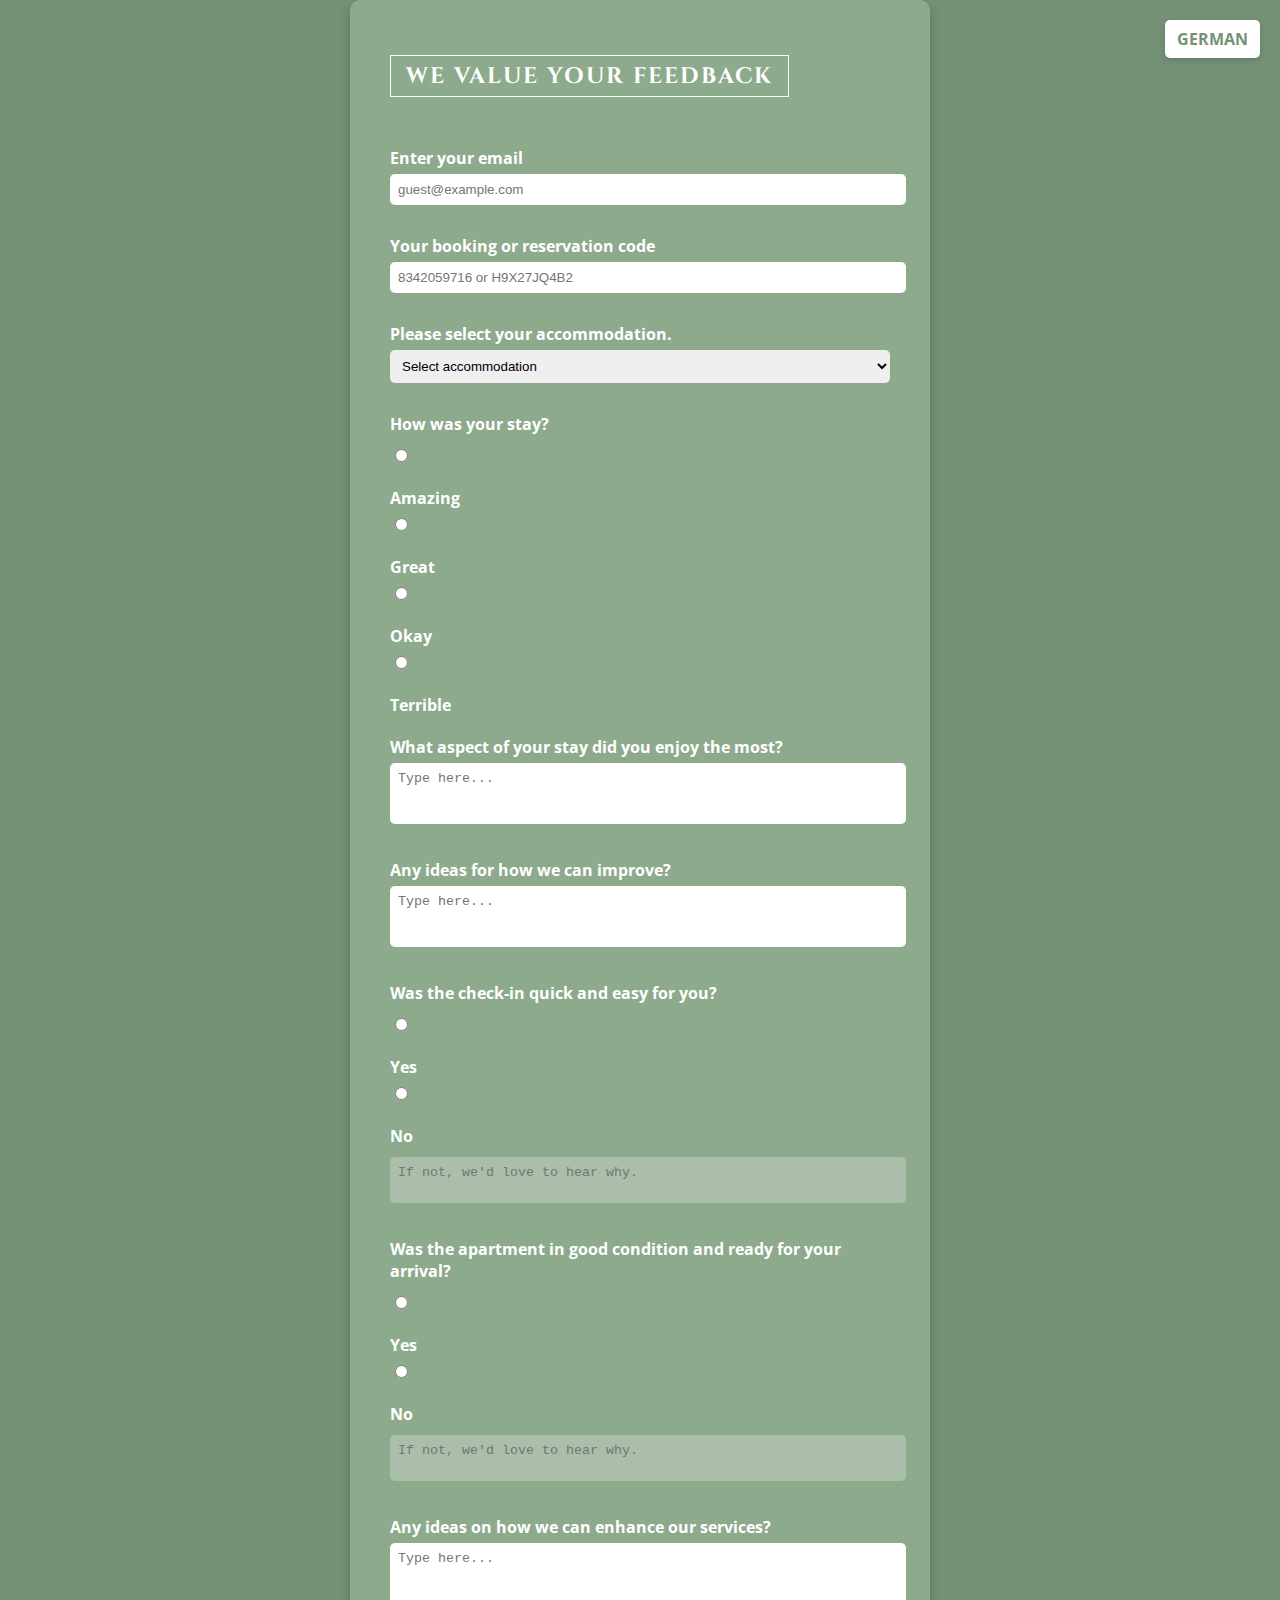
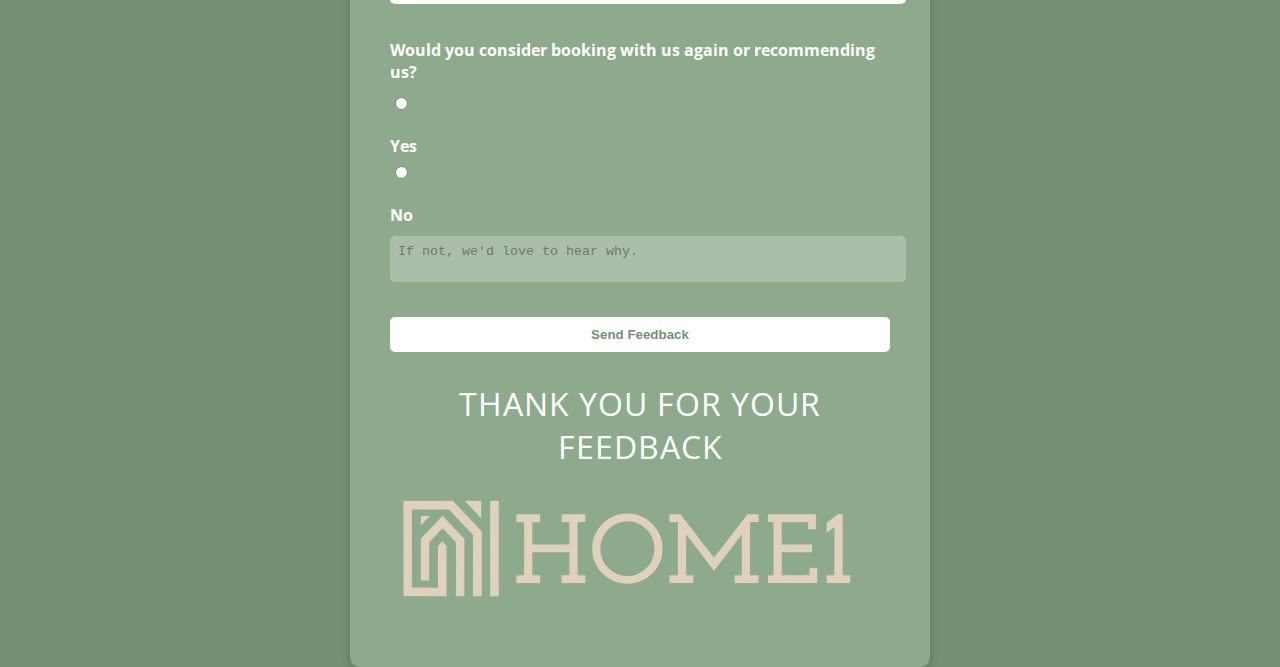
<file: index.html>
<!DOCTYPE html>
<html lang="en">

  <head>
    <meta charset="UTF-8" />
    <meta name="viewport" content="width=device-width, initial-scale=1.0" />
    <meta name="color-scheme" content="only light">

    <title>We Value Your Feedback</title>

    <!-- Fonts und CSS -->
    <link rel="icon" type="image/png" href="Home1_icon.png">
    <link href="https://fonts.googleapis.com/css2?family=Cinzel&family=Open+Sans&display=swap" rel="stylesheet">
    <link rel="stylesheet" href="style.css">

    <!-- JavaScript wird nach dem Laden ausgeführt -->
    <script src="script.js" defer></script>
  </head>

  <body>
    <!-- Sprache wechseln -->
    <a href="index2.html" class="lang-switch">GERMAN</a>
  
    <div class="form-container">
      <h1>WE VALUE YOUR FEEDBACK</h1>
  
      <form id="feedback-form" action="https://api.web3forms.com/submit" method="POST">
        <input type="hidden" name="access_key" value="2e97094c-9381-4c67-94c9-88ff2e60111b" />
  
        <!-- Email -->
        <label for="email">Enter your email</label>
        <input type="email" id="email" name="email" required placeholder="guest@example.com">
  
        <!-- Booking Number -->
        <label for="booking_number">Your booking or reservation code</label>
        <input type="text" id="booking_number" name="booking_number" required placeholder="8342059716 or H9X27JQ4B2">
  
        <!-- Property -->
        <label for="property">Please select your accommodation.</label>
        <select name="property" id="property" required>
          <option value="" disabled selected>Select accommodation</option>
          <!-- (Alle deine Optionen bleiben unverändert) -->
          <option value="Bloom by Home1">Bloom by Home1</option>
          <option value="Green Apartments">Green Apartments</option>
          <option value="Central City Style Room by Home2">Central City Style Room by Home2</option>
          <option value="Chic Central City Room by Home2">Chic Central City Room by Home2</option>
          <option value="Vienna City Business Rooms">Vienna City Business Rooms</option>
          <option value="Rive by Home1">Rive by Home1</option>
          <option value="Central Apartment Lofts">Central Apartment Lofts</option>
          <option value="Central City Rooms by Home2">Central City Rooms by Home2</option>
          <option value="Central City Lofts">Central City Lofts</option>
          <option value="Seven Room Vienna">Seven Room Vienna</option>
          <option value="Wiener Wohlfühlstudio">Wiener Wohlfühlstudio</option>
          <option value="Vienna West Rooms">Vienna West Rooms</option>
          <option value="Modern Central Rooms">Modern Central Rooms</option>
          <option value="Cubes by Tegetthof">Cubes by Tegetthof</option>
          <option value="Modern City Apartments">Modern City Apartments</option>
          <option value="City Center Lofts">City Center Lofts</option>
          <option value="HOME1 Das Kopernikus">HOME1 Das Kopernikus</option>
        </select>
  
        <!-- Bewertung -->
        <label>How was your stay?</label>
        <div class="options rating">
          <input type="radio" id="rating-excellent" name="overall_rating" value="Amazing" required>
          <label for="rating-excellent">Amazing</label>

          <input type="radio" id="rating-good" name="overall_rating" value="Great">
          <label for="rating-good">Great</label>

          <input type="radio" id="rating-average" name="overall_rating" value="Okay">
          <label for="rating-average">Okay</label>

          <input type="radio" id="rating-poor" name="overall_rating" value="Terrible">
          <label for="rating-poor">Terrible</label>
      </div>

  
        <!-- Freitextfelder -->
        <label for="liked_most">What aspect of your stay did you enjoy the most?</label>
        <textarea name="liked_most" id="liked_most" rows="3" placeholder="Type here..." required></textarea>
  
        <label for="improvements">Any ideas for how we can improve?</label>
        <textarea name="improvements" id="improvements" rows="3" placeholder="Type here..." required></textarea>
  
        <!-- Check-in -->
        <label>Was the check-in quick and easy for you?</label>
        <div class="options">
          <input type="radio" id="checkin-yes" name="checkin" value="Yes" required>
          <label for="checkin-yes">Yes</label>

          <input type="radio" id="checkin-no" name="checkin" value="No">
          <label for="checkin-no">No</label>
        </div>
        <textarea name="checkin_explain" id="checkin_explain" placeholder="If not, we'd love to hear why." rows="2" disabled></textarea>
  
        <!-- Sauberkeit -->
        <label>Was the apartment in good condition and ready for your arrival?</label>
        <div class="options">
          <input type="radio" id="clean-yes" name="clean" value="Yes" required>
          <label for="clean-yes">Yes</label>

          <input type="radio" id="clean-no" name="clean" value="No">
          <label for="clean-no">No</label>
        </div>
        <textarea name="clean_explain" id="clean_explain" placeholder="If not, we'd love to hear why." rows="2"></textarea>
  
        <!-- Vorschläge -->
        <label for="suggestions">Any ideas on how we can enhance our services?</label>
        <textarea name="suggestions" id="suggestions" rows="3" placeholder="Type here..." required></textarea>
  
        <!-- Weiterempfehlung -->
        <label>Would you consider booking with us again or recommending us?</label>
        <div class="options">
          <input type="radio" id="recommend-yes" name="recommend" value="Yes" required>
          <label for="recommend-yes">Yes</label>

          <input type="radio" id="recommend-no" name="recommend" value="No">
          <label for="recommend-no">No</label>
        </div>
        <textarea name="recommend_explain" id="recommend_explain" placeholder="If not, we'd love to hear why." rows="2"></textarea>
  
        <!-- Abschicken -->
        <button type="submit">Send Feedback</button>
      </form>
  
      <div class="footer">THANK YOU FOR YOUR FEEDBACK</div>
      <img src="Home1.png" alt="Home1 Logo" class="logo">
    </div>
  </body>

</html>
</file>
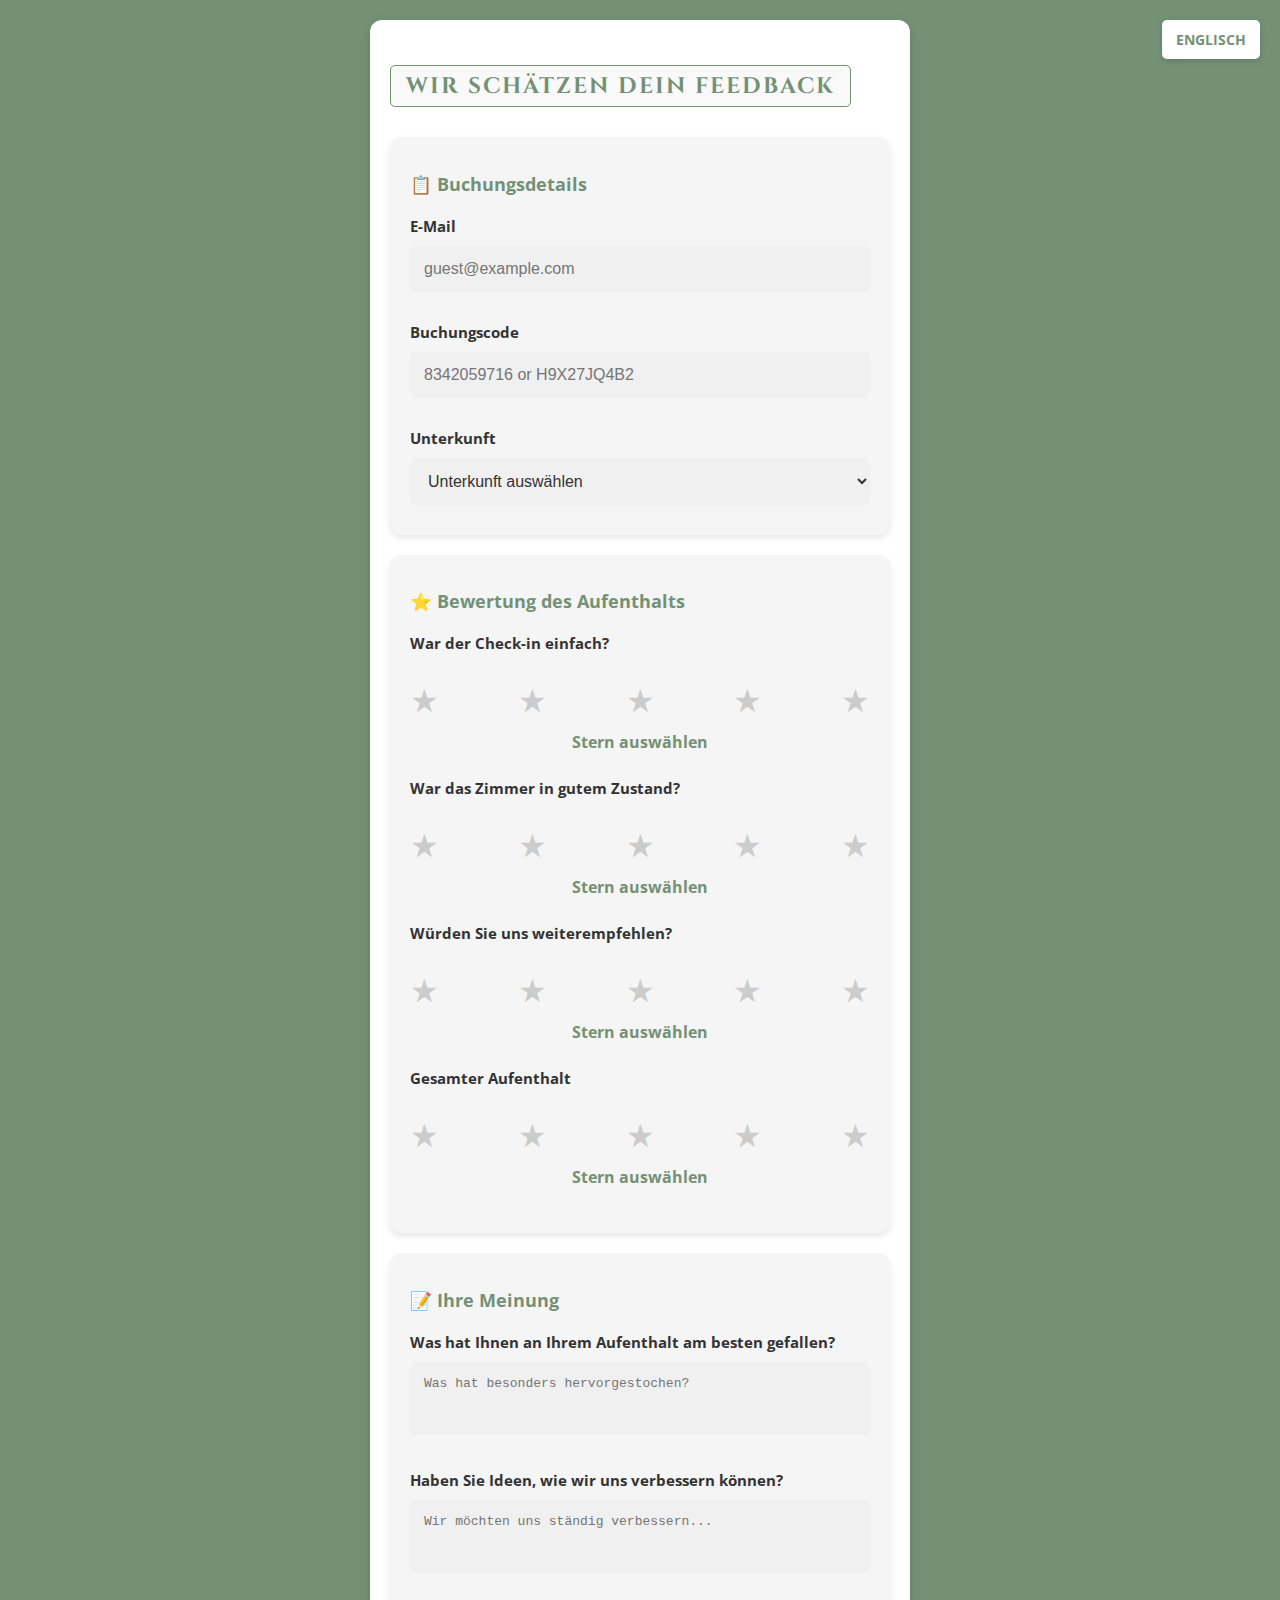
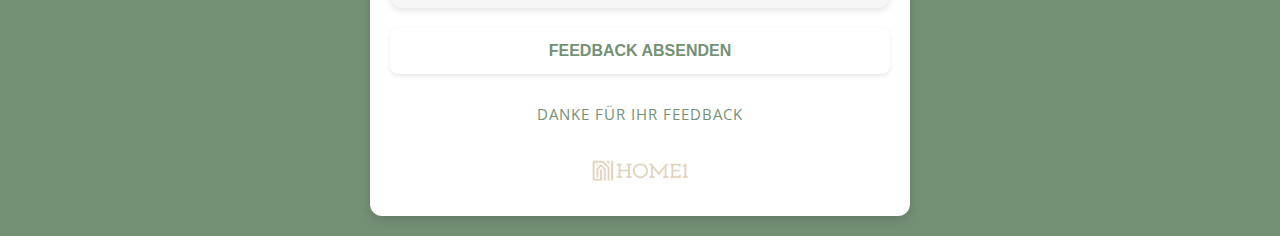
<file: feedback_de.html>
<!DOCTYPE html>
<html lang="en">
<head>
  <meta charset="UTF-8" />
  <meta name="viewport" content="width=device-width, initial-scale=1.0" />
  <meta name="color-scheme" content="only light" />
  <title>Wir schätzen dein Feedback</title>

  <!-- Fonts & Styles -->
  <link rel="icon" type="image/png" href="Home1_icon.ico" />
  <link href="https://fonts.googleapis.com/css2?family=Cinzel&family=Open+Sans&display=swap" rel="stylesheet" />
  <link rel="stylesheet" href="feedback_de_style.css" />

  <!-- JS -->
  <script src="feedback_de_script.js" defer></script>
</head>
<body>
  <!-- Language Switch -->
  <a href="feedback_en.html" class="lang-switch">ENGLISCH</a>

  <div class="form-container">
    <h1>WIR SCHÄTZEN DEIN FEEDBACK</h1>

    <form id="feedback-form" action="https://api.web3forms.com/submit" method="POST">
      <input type="hidden" name="access_key" value="2e97094c-9381-4c67-94c9-88ff2e60111b" />

      <!-- 📋 Buchungsdetails -->
      <div class="form-card">
        <h2>📋 Buchungsdetails</h2>

        <label for="email">E-Mail</label>
        <input type="email" id="email" name="email" required placeholder="guest@example.com" />

        <label for="booking_number">Buchungscode</label>
        <input type="text" id="booking_number" name="booking_number" required placeholder="8342059716 or H9X27JQ4B2" />

        <label for="property">Unterkunft</label>
        <select name="property" id="property" required>
          <option value="" disabled selected>Unterkunft auswählen</option>
          <option value="Bloom by Home1">Bloom by Home1</option>
          <option value="Green Apartments">Green Apartments</option>
          <option value="Central City Style Room by Home2">Central City Style Room by Home2</option>
          <option value="Chic Central City Room by Home2">Chic Central City Room by Home2</option>
          <option value="Vienna City Business Rooms">Vienna City Business Rooms</option>
          <option value="Rive by Home1">Rive by Home1</option>
          <option value="Central Apartment Lofts">Central Apartment Lofts</option>
          <option value="Central City Rooms by Home2">Central City Rooms by Home2</option>
          <option value="Central City Lofts">Central City Lofts</option>
          <option value="Seven Room Vienna">Seven Room Vienna</option>
          <option value="Wiener Wohlfühlstudio">Wiener Wohlfühlstudio</option>
          <option value="Vienna West Rooms">Vienna West Rooms</option>
          <option value="Modern Central Rooms">Modern Central Rooms</option>
          <option value="Cubes by Tegetthof">Cubes by Tegetthof</option>
          <option value="Modern City Apartments">Modern City Apartments</option>
          <option value="City Center Lofts">City Center Lofts</option>
          <option value="HOME1 Das Kopernikus">HOME1 Das Kopernikus</option>
        </select>
      </div>

      <!-- ⭐ Bewertung des Aufenthalts -->
      <div class="form-card">
        <h2>⭐ Bewertung des Aufenthalts</h2>

        <label>War der Check-in einfach?</label>
        <div class="star-rating" data-group="checkin">
          <span data-value="1">★</span>
          <span data-value="2">★</span>
          <span data-value="3">★</span>
          <span data-value="4">★</span>
          <span data-value="5">★</span>
        </div>
        <div id="star-label-checkin" class="star-label">Stern auswählen</div>

        <textarea name="checkin_rating_explain" id="checkin_rating_explain" placeholder="Wir würden gerne wissen warum." rows="2" style="display: none;"></textarea>

        <label>War das Zimmer in gutem Zustand?</label>
        <div class="star-rating" data-group="room">
          <span data-value="1">★</span>
          <span data-value="2">★</span>
          <span data-value="3">★</span>
          <span data-value="4">★</span>
          <span data-value="5">★</span>
        </div>
        <div id="star-label-room" class="star-label">Stern auswählen</div>

        <textarea name="room_rating_explain" id="room_rating_explain" placeholder="Wir würden gerne wissen warum." rows="2" style="display: none;"></textarea>

        <label>Würden Sie uns weiterempfehlen?</label>
        <div class="star-rating" data-group="recommend">
          <span data-value="1">★</span>
          <span data-value="2">★</span>
          <span data-value="3">★</span>
          <span data-value="4">★</span>
          <span data-value="5">★</span>
        </div>

        <div id="star-label-recommend" class="star-label">Stern auswählen</div>

        <textarea name="recommend_rating_explain" id="recommend_rating_explain" placeholder="Wir würden gerne wissen warum." rows="2" style="display: none;"></textarea>

        <label>Gesamter Aufenthalt</label>
        <div class="star-rating" data-group="overall">
          <span data-value="1">★</span>
          <span data-value="2">★</span>
          <span data-value="3">★</span>
          <span data-value="4">★</span>
          <span data-value="5">★</span>
        </div>
        <div id="star-label-overall" class="star-label">Stern auswählen</div>
      </div>

      <div class="form-card">
        <h2>📝 Ihre Meinung</h2>

        <label for="highlight">Was hat Ihnen an Ihrem Aufenthalt am besten gefallen?</label>
        <textarea name="highlight" id="highlight" rows="3" placeholder="Was hat besonders hervorgestochen?"></textarea>

        <label for="improvement">Haben Sie Ideen, wie wir uns verbessern können?</label>
        <textarea name="improvement" id="improvement" rows="3" placeholder="Wir möchten uns ständig verbessern..."></textarea>
      </div>

      <button type="submit">FEEDBACK ABSENDEN</button>
    </form>

    <div class="footer">DANKE FÜR IHR FEEDBACK</div>
    <img src="Home1.png" alt="Home1 Logo" class="logo" />
  </div>
</body>
</html>
</file>
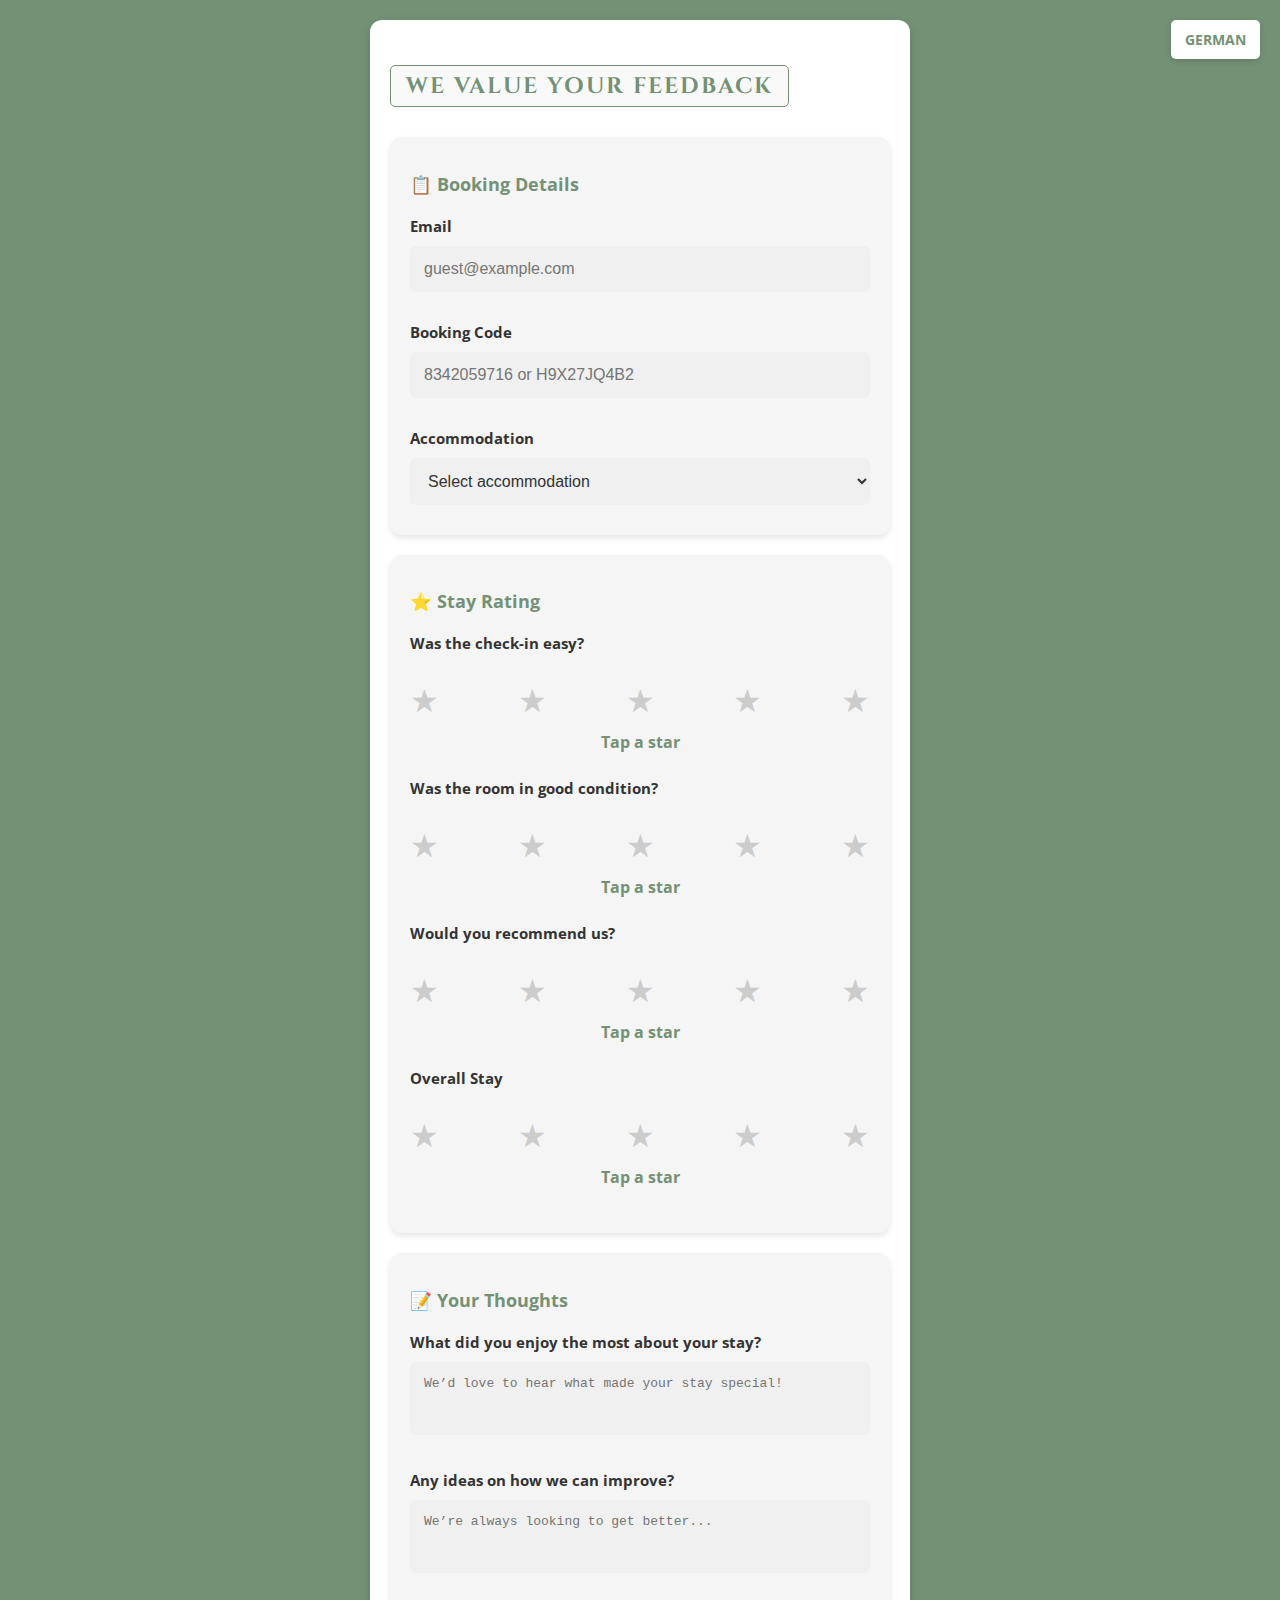
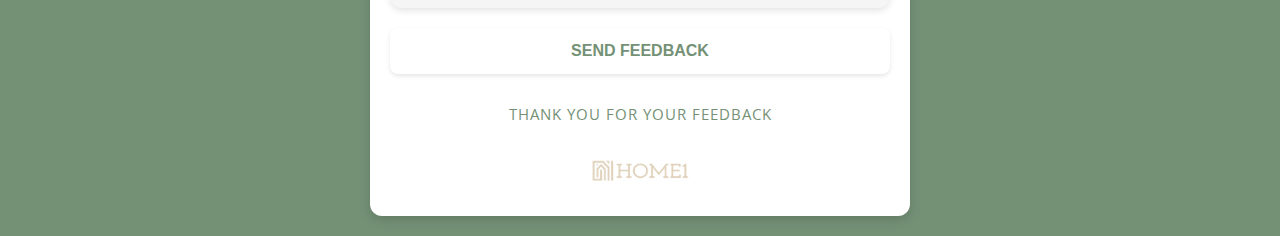
<file: feedback_en.html>
<!DOCTYPE html>
<html lang="en">
<head>
  <meta charset="UTF-8" />
  <meta name="viewport" content="width=device-width, initial-scale=1.0" />
  <meta name="color-scheme" content="only light" />
  <title>We Value Your Feedback</title>

  <!-- Fonts & Styles -->
  <link rel="icon" type="image/png" href="Home1_icon.ico" />
  <link href="https://fonts.googleapis.com/css2?family=Cinzel&family=Open+Sans&display=swap" rel="stylesheet" />
  <link rel="stylesheet" href="feedback_en_style.css" />

  <!-- JS -->
  <script src="feedback_en_script.js" defer></script>
</head>
<body>
  <!-- Language Switch -->
  <a href="feedback_de.html" class="lang-switch">GERMAN</a>

  <div class="form-container">
    <h1>WE VALUE YOUR FEEDBACK</h1>

    <form id="feedback-form" action="https://api.web3forms.com/submit" method="POST">
      <input type="hidden" name="access_key" value="2e97094c-9381-4c67-94c9-88ff2e60111b" />

      <!-- Booking Details -->
      <div class="form-card">
        <h2>📋 Booking Details</h2>

        <label for="email">Email</label>
        <input type="email" id="email" name="email" required placeholder="guest@example.com" />

        <label for="booking_number">Booking Code</label>
        <input type="text" id="booking_number" name="booking_number" required placeholder="8342059716 or H9X27JQ4B2" />

        <label for="property">Accommodation</label>
        <select name="property" id="property" required>
          <option value="" disabled selected>Select accommodation</option>
          <option value="Bloom by Home1">Bloom by Home1</option>
          <option value="Green Apartments">Green Apartments</option>
          <option value="Central City Style Room by Home2">Central City Style Room by Home2</option>
          <option value="Chic Central City Room by Home2">Chic Central City Room by Home2</option>
          <option value="Vienna City Business Rooms">Vienna City Business Rooms</option>
          <option value="Rive by Home1">Rive by Home1</option>
          <option value="Central Apartment Lofts">Central Apartment Lofts</option>
          <option value="Central City Rooms by Home2">Central City Rooms by Home2</option>
          <option value="Central City Lofts">Central City Lofts</option>
          <option value="Seven Room Vienna">Seven Room Vienna</option>
          <option value="Wiener Wohlfühlstudio">Wiener Wohlfühlstudio</option>
          <option value="Vienna West Rooms">Vienna West Rooms</option>
          <option value="Modern Central Rooms">Modern Central Rooms</option>
          <option value="Cubes by Tegetthof">Cubes by Tegetthof</option>
          <option value="Modern City Apartments">Modern City Apartments</option>
          <option value="City Center Lofts">City Center Lofts</option>
          <option value="HOME1 Das Kopernikus">HOME1 Das Kopernikus</option>
        </select>
      </div>

      <!-- Stay Rating -->
      <div class="form-card">
        <h2>⭐ Stay Rating</h2>

        <label>Was the check-in easy?</label>
        <div class="star-rating" data-group="checkin">
          <span data-value="1">★</span>
          <span data-value="2">★</span>
          <span data-value="3">★</span>
          <span data-value="4">★</span>
          <span data-value="5">★</span>
        </div>
        <div id="star-label-checkin" class="star-label">Tap a star</div>

        <textarea name="checkin_rating_explain" id="checkin_rating_explain" placeholder="We 'd love to know why?" rows="2" style="display: none;"></textarea>

        <label>Was the room in good condition?</label>
        <div class="star-rating" data-group="room">
          <span data-value="1">★</span>
          <span data-value="2">★</span>
          <span data-value="3">★</span>
          <span data-value="4">★</span>
          <span data-value="5">★</span>
        </div>
        <div id="star-label-room" class="star-label">Tap a star</div>

        <textarea name="room_rating_explain" id="room_rating_explain" placeholder="We 'd love to know why?" rows="2" style="display: none;"></textarea>

        <label>Would you recommend us?</label>
        <div class="star-rating" data-group="recommend">
          <span data-value="1">★</span>
          <span data-value="2">★</span>
          <span data-value="3">★</span>
          <span data-value="4">★</span>
          <span data-value="5">★</span>
        </div>

        <div id="star-label-recommend" class="star-label">Tap a star</div>

        <textarea name="recommend_rating_explain" id="recommend_rating_explain" placeholder="We 'd love to know why?" rows="2" style="display: none;"></textarea>

        <label>Overall Stay</label>
        <div class="star-rating" data-group="overall">
          <span data-value="1">★</span>
          <span data-value="2">★</span>
          <span data-value="3">★</span>
          <span data-value="4">★</span>
          <span data-value="5">★</span>
        </div>
        <div id="star-label-overall" class="star-label">Tap a star</div>
      </div>

      <div class="form-card">
        <h2>📝 Your Thoughts</h2>

        <label for="highlight">What did you enjoy the most about your stay?</label>
        <textarea name="highlight" id="highlight" rows="3" placeholder="We’d love to hear what made your stay special!"></textarea>

        <label for="improvement">Any ideas on how we can improve?</label>
        <textarea name="improvement" id="improvement" rows="3" placeholder="We’re always looking to get better..."></textarea>
      </div>

      <button type="submit">SEND FEEDBACK</button>
    </form>

    <div class="footer">THANK YOU FOR YOUR FEEDBACK</div>
    <img src="Home1.png" alt="Home1 Logo" class="logo" />
  </div>
</body>
</html>
</file>
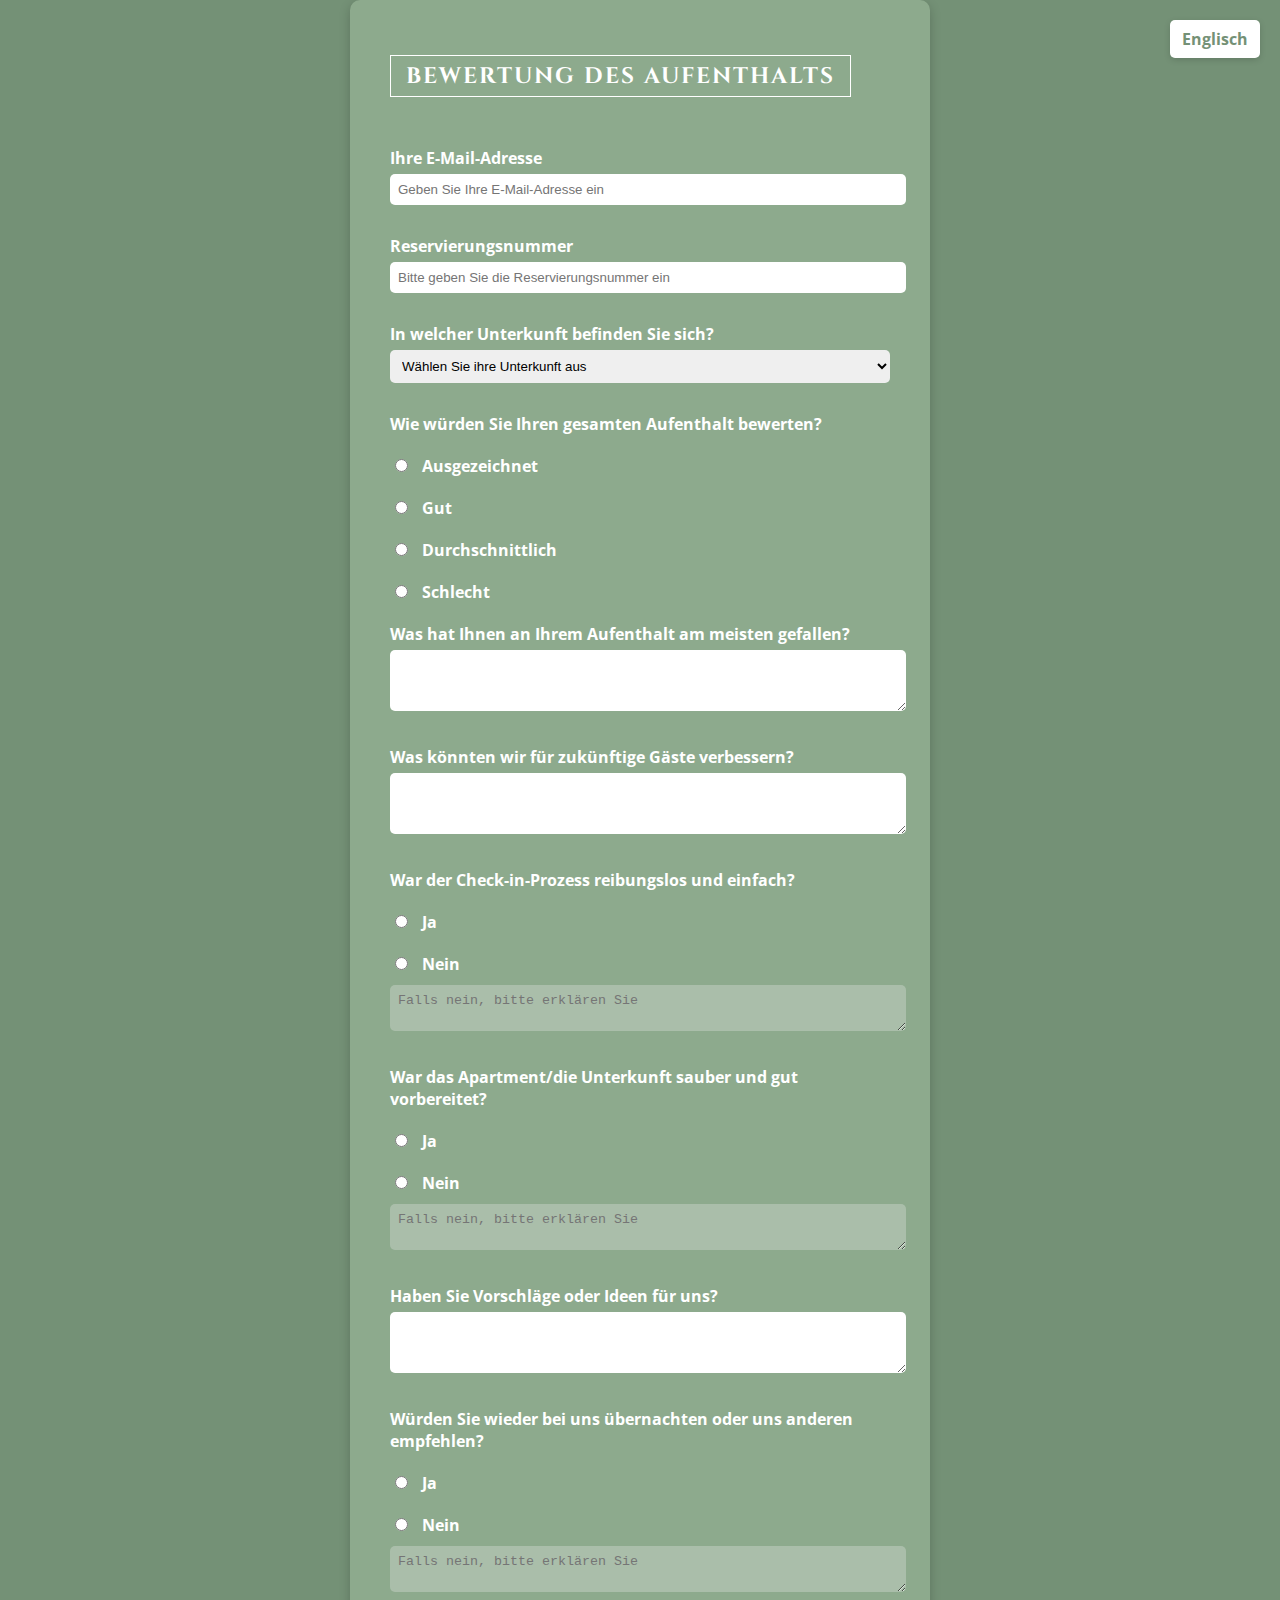
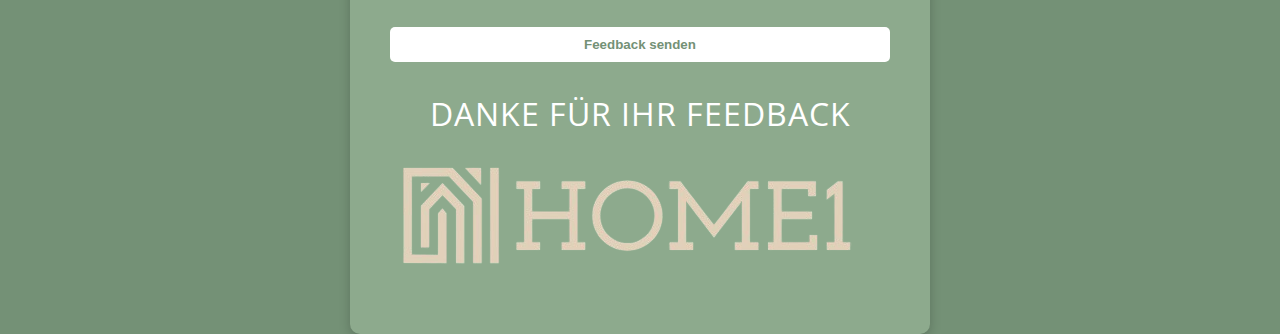
<file: index2.html>
<!DOCTYPE html>
<html lang="de">

  <head>
    <meta charset="UTF-8" />
    <meta name="viewport" content="width=device-width, initial-scale=1.0" />
    <title>Bewertung des Aufenthalts</title>
    <link href="https://fonts.googleapis.com/css2?family=Cinzel&family=Open+Sans&display=swap" rel="stylesheet">
    <link rel="stylesheet" href="style2.css">
    <script src="script2.js" defer></script>
  </head>

  <body>
    <a href="index.html" class="lang-switch">Englisch</a>
    <div class="form-container">
      <h1>BEWERTUNG DES AUFENTHALTS</h1>
      <form id="feedback-form" action="https://api.web3forms.com/submit" method="POST">
        <input type="hidden" name="access_key" value="2e97094c-9381-4c67-94c9-88ff2e60111b" />
  
        <label for="email">Ihre E-Mail-Adresse</label>
        <input type="email" id="email" name="email" required placeholder="Geben Sie Ihre E-Mail-Adresse ein">
  
        <label for="booking_number">Reservierungsnummer</label>
        <input type="text" id="booking_number" name="booking_number" required placeholder="Bitte geben Sie die Reservierungsnummer ein">
  
        <label for="property">In welcher Unterkunft befinden Sie sich?</label>
        <select name="property" id="property" required>
          <option value="" disabled selected>Wählen Sie ihre Unterkunft aus</option>
          <option value="Bloom by Home1">Bloom by Home1</option>
          <option value="Green Apartments">Green Apartments</option>
          <option value="Central City Style Room by Home2">Central City Style Room by Home2</option>
          <option value="Chic Central City Room by Home2">Chic Central City Room by Home2</option>
          <option value="Vienna City Business Rooms">Vienna City Business Rooms</option>
          <option value="Rive by Home1">Rive by Home1</option>
          <option value="Central Apartment Lofts">Central Apartment Lofts</option>
          <option value="Central City Rooms by Home2">Central City Rooms by Home2</option>
          <option value="Central City Lofts">Central City Lofts</option>
          <option value="Seven Room Vienna">Seven Room Vienna</option>
          <option value="Wiener Wohlfühlstudio">Wiener Wohlfühlstudio</option>
          <option value="Vienna West Rooms">Vienna West Rooms</option>
          <option value="Modern Central Rooms">Modern Central Rooms</option>
          <option value="Cubes by Tegetthof">Cubes by Tegetthof</option>
          <option value="Modern City Apartments">Modern City Apartments</option>
          <option value="City Center Lofts">City Center Lofts</option>
          <option value="HOME1 Das Kopernikus">HOME1 Das Kopernikus</option>
        </select>
  
        <label>Wie würden Sie Ihren gesamten Aufenthalt bewerten?</label>
        <div class="options">
          <label><input type="radio" name="overall_rating" value="Ausgezeichnet" required> Ausgezeichnet</label>
          <label><input type="radio" name="overall_rating" value="Gut"> Gut</label>
          <label><input type="radio" name="overall_rating" value="Durchschnittlich"> Durchschnittlich</label>
          <label><input type="radio" name="overall_rating" value="Schlecht"> Schlecht</label>
        </div>
  
        <label for="liked_most">Was hat Ihnen an Ihrem Aufenthalt am meisten gefallen?</label>
        <textarea name="liked_most" id="liked_most" rows="3" required></textarea>
  
        <label for="improvements">Was könnten wir für zukünftige Gäste verbessern?</label>
        <textarea name="improvements" id="improvements" rows="3" required></textarea>
  
        <label>War der Check-in-Prozess reibungslos und einfach?</label>
        <div class="options">
          <label><input type="radio" name="checkin" value="Ja" required> Ja</label>
          <label><input type="radio" name="checkin" value="Nein"> Nein</label>
        </div>
        <textarea name="checkin_explain" id="checkin_explain" placeholder="Falls nein, bitte erklären Sie" rows="2" disabled></textarea>
  
        <label>War das Apartment/die Unterkunft sauber und gut vorbereitet?</label>
        <div class="options">
          <label><input type="radio" name="clean" value="Ja" required> Ja</label>
          <label><input type="radio" name="clean" value="Nein"> Nein</label>
        </div>
        <textarea name="clean_explain" id="clean_explain" placeholder="Falls nein, bitte erklären Sie" rows="2" disabled></textarea>
  
        <label for="suggestions">Haben Sie Vorschläge oder Ideen für uns?</label>
        <textarea name="suggestions" id="suggestions" rows="3" required></textarea>
  
        <label>Würden Sie wieder bei uns übernachten oder uns anderen empfehlen?</label>
        <div class="options">
          <label><input type="radio" name="recommend" value="Ja" required> Ja</label>
          <label><input type="radio" name="recommend" value="Nein"> Nein</label>
        </div>
        <textarea name="recommend_explain" id="recommend_explain" placeholder="Falls nein, bitte erklären Sie" rows="2" disabled></textarea>
  
        <button type="submit">Feedback senden</button>
      </form>
      <div class="footer">DANKE FÜR IHR FEEDBACK</div>
      <img src="Home1.png" alt="Home1 Logo" class="logo">
    </div>
  </body>

</html>
</file>
<file: style.css>
.lang-switch {
    position: absolute;
    top: 20px;
    right: 20px;
    background-color: #ffffff;
    color: #749176;
    text-decoration: none;
    padding: 8px 12px;
    border-radius: 5px;
    font-weight: bold;
    font-family: 'Open Sans', sans-serif;
    box-shadow: 0 2px 6px rgba(0, 0, 0, 0.15);
    transition: background-color 0.3s, color 0.3s;
  }
.lang-switch:hover {
  background-color: #e6e6e6;
  color: #5b765b;
  }

 body {
   background-color: #749176;
   font-family: 'Open Sans', sans-serif;
   color: #fff;
   display: flex;
   justify-content: center;
   align-items: center;
   min-height: 100vh;
   margin: 0;
 }
 .form-container {
   background-color: #8DAA8D;
   padding: 40px;
   border-radius: 10px;
   width: 90%;
   max-width: 500px;
   box-shadow: 0 4px 12px rgba(0, 0, 0, 0.2);
 }
 h1 {
   font-family: 'Cinzel', serif;
   text-align: center;
   margin-bottom: 30px;
   font-size: 1.4em;
   letter-spacing: 2px;
   border: 1px solid #fff;
   display: inline-block;
   padding: 5px 15px;
 }
 label {
   display: block;
   margin: 20px 0 5px;
   font-weight: bold;
   font-family: 'Open Sans', sans-serif;
 }
 textarea {
    resize: none;
  }

 input[type="text"],
 input[type="email"],
 textarea,
 select {
   width: 100%;
   padding: 8px;
   margin-bottom: 10px;
   border: none;
   border-radius: 5px;
 }
 .options {
   margin: 10px 0;
 }
 .options label {
   display: block;
 }
 .options input {
   margin-right: 10px;
 }
 button {
   background-color: #ffffff;
   color: #749176;
   border: none;
   padding: 10px 20px;
   font-weight: bold;
   cursor: pointer;
   border-radius: 5px;
   margin-top: 20px;
   width: 100%;
 }
 .footer {
   text-align: center;
   margin-top: 30px;
   font-size: 2em;
   letter-spacing: 1px;
 }
</file>
<file: style2.css>
body {
    background-color: #749176;
    font-family: 'Open Sans', sans-serif;
    color: #fff;
    display: flex;
    justify-content: center;
    align-items: center;
    min-height: 100vh;
    margin: 0;
  }
  
  .lang-switch {
    position: absolute;
    top: 20px;
    right: 20px;
    background-color: #ffffff;
    color: #749176;
    text-decoration: none;
    padding: 8px 12px;
    border-radius: 5px;
    font-weight: bold;
    font-family: 'Open Sans', sans-serif;
    box-shadow: 0 2px 6px rgba(0, 0, 0, 0.15);
    transition: background-color 0.3s, color 0.3s;
  }
  .lang-switch:hover {
    background-color: #e6e6e6;
    color: #5b765b;
  }
  
  .form-container {
    background-color: #8DAA8D;
    padding: 40px;
    border-radius: 10px;
    width: 90%;
    max-width: 500px;
    box-shadow: 0 4px 12px rgba(0, 0, 0, 0.2);
  }
  
  h1 {
    font-family: 'Cinzel', serif;
    text-align: center;
    margin-bottom: 30px;
    font-size: 1.4em;
    letter-spacing: 2px;
    border: 1px solid #fff;
    display: inline-block;
    padding: 5px 15px;
  }
  
  label {
    display: block;
    margin: 20px 0 5px;
    font-weight: bold;
  }
  
  input[type="text"],
  input[type="email"],
  textarea,
  select {
    width: 100%;
    padding: 8px;
    margin-bottom: 10px;
    border: none;
    border-radius: 5px;
  }
  
  .options {
    margin: 10px 0;
  }
  .options label {
    display: block;
  }
  .options input {
    margin-right: 10px;
  }
  
  button {
    background-color: #ffffff;
    color: #749176;
    border: none;
    padding: 10px 20px;
    font-weight: bold;
    cursor: pointer;
    border-radius: 5px;
    margin-top: 20px;
    width: 100%;
  }
  
  .footer {
    text-align: center;
    margin-top: 30px;
    font-size: 2em;
    letter-spacing: 1px;
  }
</file>
<file: feedback_de_style.css>
/* --------------------------------------
   MOBILE-FIRST FEEDBACK FORM STYLESHEET
   -------------------------------------- */

/* ---------- GLOBAL RESET & BASE ---------- */
html {
  -webkit-text-size-adjust: 100%;
  box-sizing: border-box;
  scroll-behavior: smooth;
}

body {
  background-color: #749176;
  font-family: 'Open Sans', sans-serif;
  color: #333;
  display: flex;
  justify-content: center;
  align-items: center;
  min-height: 100vh;
  margin: 0;
  padding: 20px;
}

/* ---------- CONTAINER ---------- */
.form-container {
  background-color: #ffffff;
  padding: 30px 20px;
  border-radius: 12px;
  width: 100%;
  max-width: 500px;
  box-shadow: 0 4px 12px rgba(0, 0, 0, 0.15);
}

/* ---------- HEADINGS ---------- */
h1 {
  font-family: 'Cinzel', serif;
  text-align: center;
  margin-bottom: 30px;
  font-size: 1.4em;
  color: #749176;
  letter-spacing: 2px;
  border: 1px solid #749176;
  display: inline-block;
  padding: 5px 15px;
  background-color: #f9f9f9;
  border-radius: 5px;
}

h2 {
  font-size: 1.1em;
  margin-bottom: 15px;
  color: #749176;
  font-weight: bold;
}

/* ---------- LOGO ---------- */
.logo {
  display: block;
  margin: 30px auto 0;
  max-width: 100px;
  height: auto;
}

/* ---------- LANGUAGE SWITCHER ---------- */
.lang-switch {
  position: absolute;
  top: 20px;
  right: 20px;
  background-color: #ffffff;
  color: #749176;
  text-decoration: none;
  padding: 10px 14px;
  border-radius: 5px;
  font-weight: bold;
  font-size: 0.9em;
  box-shadow: 0 2px 6px rgba(0, 0, 0, 0.15);
}

.lang-switch:hover {
  background-color: #e6e6e6;
  color: #5b765b;
}

/* ---------- FORM STRUCTURE ---------- */
.form-card {
  background-color: #f5f5f5;
  padding: 20px;
  margin-bottom: 20px;
  border-radius: 12px;
  box-shadow: 0 3px 6px rgba(0, 0, 0, 0.1);
  transition: transform 0.2s ease;
}

.form-card:hover {
  transform: scale(1.01);
}

/* ---------- INPUT FIELDS ---------- */
input,
textarea,
select {
  background-color: #f0f0f0;
  color: #333;
  width: 100%;
  padding: 14px;
  margin-top: 5px;
  margin-bottom: 10px;
  border: none;
  border-radius: 6px;
  font-size: 1em;
  box-sizing: border-box;
}

input:focus,
textarea:focus,
select:focus {
  outline: 2px solid #749176;
  background-color: #ffffff;
}

textarea {
  resize: none;
}

label {
  display: block;
  margin: 20px 0 5px;
  font-weight: bold;
  font-size: 0.95em;
}

/* ---------- RADIO BUTTONS AS BUTTONS ---------- */
.options {
  display: flex;
  flex-wrap: wrap;
  gap: 10px;
  margin-top: 5px;
  margin-bottom: 15px;
}

.options.rating {
  flex-direction: row;
  flex-wrap: wrap;
  justify-content: space-between;
}

.options input[type="radio"] {
  display: none;
}

.options label {
  display: inline-flex;
  align-items: center;
  justify-content: center;
  background: #e8e8e8;
  color: #333;
  padding: 10px 14px;
  border-radius: 6px;
  font-size: 0.95em;
  font-weight: 600;
  cursor: pointer;
  user-select: none;
  border: 2px solid transparent;
  transition: all 0.3s ease;
  flex: 1 1 45%;
  min-width: 45%;
  text-align: center;
}

.options label:hover {
  background-color: #dcdcdc;
  transform: scale(1.03);
}

.options input[type="radio"]:checked + label {
  background-color: #749176;
  color: #fff;
  border-color: #5b765b;
  box-shadow: 0 0 8px rgba(116, 145, 118, 0.6);
  transform: scale(1.1);
}

/* ---------- CONDITIONAL TEXTAREAS ---------- */
#checkin_explain,
#clean_explain,
#recommend_explain {
  margin-top: 10px;
}

/* ---------- BUTTON ---------- */
button {
  background-color: #ffffff;
  color: #749176;
  border: none;
  padding: 14px;
  font-weight: bold;
  cursor: pointer;
  border-radius: 8px;
  margin: 20px auto 0;
  display: block;
  width: 100%;
  font-size: 1em;
  box-shadow: 0 2px 4px rgba(0, 0, 0, 0.1);
  transition: background-color 0.3s, color 0.3s;
}

button:hover {
  background-color: #e6e6e6;
  color: #5b765b;
}

button:active {
  transform: scale(0.97);
  box-shadow: 0 2px 6px rgba(0, 0, 0, 0.2);
}

/* ---------- FOOTER ---------- */
.footer {
  text-align: center;
  margin-top: 30px;
  font-size: 0.95em;
  letter-spacing: 1px;
  color: #749176;
}

/* ---------- SMALL SCREENS ---------- */
@media (max-width: 350px) {
  .options.rating label {
    flex: 1 1 100%;
  }

  .lang-switch {
    font-size: 0.8em;
    padding: 6px 10px;
  }
}

/* Sternebewertung */
.star-rating {
  display: flex;
  justify-content: space-between;
  font-size: 2em;
  color: #ccc;
  margin: 25px 0 10px;
  user-select: none;
  gap: 8px; /* Abstand zwischen Sternen */
}

.star-rating span {
  cursor: pointer;
  transition: color 0.3s;
}

.star-rating span.selected {
  color: #ffc107;
}

.star-label {
  text-align: center;
  font-weight: bold;
  color: #749176;
  margin-bottom: 25px; /* Abstand unter Bewertung */
}
</file>
<file: feedback_en_style.css>
/* --------------------------------------
   MOBILE-FIRST FEEDBACK FORM STYLESHEET
   -------------------------------------- */

/* ---------- GLOBAL RESET & BASE ---------- */
html {
  -webkit-text-size-adjust: 100%;
  box-sizing: border-box;
  scroll-behavior: smooth;
}

body {
  background-color: #749176;
  font-family: 'Open Sans', sans-serif;
  color: #333;
  display: flex;
  justify-content: center;
  align-items: center;
  min-height: 100vh;
  margin: 0;
  padding: 20px;
}

/* ---------- CONTAINER ---------- */
.form-container {
  background-color: #ffffff;
  padding: 30px 20px;
  border-radius: 12px;
  width: 100%;
  max-width: 500px;
  box-shadow: 0 4px 12px rgba(0, 0, 0, 0.15);
}

/* ---------- HEADINGS ---------- */
h1 {
  font-family: 'Cinzel', serif;
  text-align: center;
  margin-bottom: 30px;
  font-size: 1.4em;
  color: #749176;
  letter-spacing: 2px;
  border: 1px solid #749176;
  display: inline-block;
  padding: 5px 15px;
  background-color: #f9f9f9;
  border-radius: 5px;
}

h2 {
  font-size: 1.1em;
  margin-bottom: 15px;
  color: #749176;
  font-weight: bold;
}

/* ---------- LOGO ---------- */
.logo {
  display: block;
  margin: 30px auto 0;
  max-width: 100px;
  height: auto;
}

/* ---------- LANGUAGE SWITCHER ---------- */
.lang-switch {
  position: absolute;
  top: 20px;
  right: 20px;
  background-color: #ffffff;
  color: #749176;
  text-decoration: none;
  padding: 10px 14px;
  border-radius: 5px;
  font-weight: bold;
  font-size: 0.9em;
  box-shadow: 0 2px 6px rgba(0, 0, 0, 0.15);
}

.lang-switch:hover {
  background-color: #e6e6e6;
  color: #5b765b;
}

/* ---------- FORM STRUCTURE ---------- */
.form-card {
  background-color: #f5f5f5;
  padding: 20px;
  margin-bottom: 20px;
  border-radius: 12px;
  box-shadow: 0 3px 6px rgba(0, 0, 0, 0.1);
  transition: transform 0.2s ease;
}

.form-card:hover {
  transform: scale(1.01);
}

/* ---------- INPUT FIELDS ---------- */
input,
textarea,
select {
  background-color: #f0f0f0;
  color: #333;
  width: 100%;
  padding: 14px;
  margin-top: 5px;
  margin-bottom: 10px;
  border: none;
  border-radius: 6px;
  font-size: 1em;
  box-sizing: border-box;
}

input:focus,
textarea:focus,
select:focus {
  outline: 2px solid #749176;
  background-color: #ffffff;
}

textarea {
  resize: none;
}

label {
  display: block;
  margin: 20px 0 5px;
  font-weight: bold;
  font-size: 0.95em;
}

/* ---------- RADIO BUTTONS AS BUTTONS ---------- */
.options {
  display: flex;
  flex-wrap: wrap;
  gap: 10px;
  margin-top: 5px;
  margin-bottom: 15px;
}

.options.rating {
  flex-direction: row;
  flex-wrap: wrap;
  justify-content: space-between;
}

.options input[type="radio"] {
  display: none;
}

.options label {
  display: inline-flex;
  align-items: center;
  justify-content: center;
  background: #e8e8e8;
  color: #333;
  padding: 10px 14px;
  border-radius: 6px;
  font-size: 0.95em;
  font-weight: 600;
  cursor: pointer;
  user-select: none;
  border: 2px solid transparent;
  transition: all 0.3s ease;
  flex: 1 1 45%;
  min-width: 45%;
  text-align: center;
}

.options label:hover {
  background-color: #dcdcdc;
  transform: scale(1.03);
}

.options input[type="radio"]:checked + label {
  background-color: #749176;
  color: #fff;
  border-color: #5b765b;
  box-shadow: 0 0 8px rgba(116, 145, 118, 0.6);
  transform: scale(1.1);
}

/* ---------- CONDITIONAL TEXTAREAS ---------- */
#checkin_explain,
#clean_explain,
#recommend_explain {
  margin-top: 10px;
}

/* ---------- BUTTON ---------- */
button {
  background-color: #ffffff;
  color: #749176;
  border: none;
  padding: 14px;
  font-weight: bold;
  cursor: pointer;
  border-radius: 8px;
  margin: 20px auto 0;
  display: block;
  width: 100%;
  font-size: 1em;
  box-shadow: 0 2px 4px rgba(0, 0, 0, 0.1);
  transition: background-color 0.3s, color 0.3s;
}

button:hover {
  background-color: #e6e6e6;
  color: #5b765b;
}

button:active {
  transform: scale(0.97);
  box-shadow: 0 2px 6px rgba(0, 0, 0, 0.2);
}

/* ---------- FOOTER ---------- */
.footer {
  text-align: center;
  margin-top: 30px;
  font-size: 0.95em;
  letter-spacing: 1px;
  color: #749176;
}

/* ---------- SMALL SCREENS ---------- */
@media (max-width: 350px) {
  .options.rating label {
    flex: 1 1 100%;
  }

  .lang-switch {
    font-size: 0.8em;
    padding: 6px 10px;
  }
}

/* Sternebewertung */
.star-rating {
  display: flex;
  justify-content: space-between;
  font-size: 2em;
  color: #ccc;
  margin: 25px 0 10px;
  user-select: none;
  gap: 8px; /* Abstand zwischen Sternen */
}

.star-rating span {
  cursor: pointer;
  transition: color 0.3s;
}

.star-rating span.selected {
  color: #ffc107;
}

.star-label {
  text-align: center;
  font-weight: bold;
  color: #749176;
  margin-bottom: 25px; /* Abstand unter Bewertung */
}
</file>
